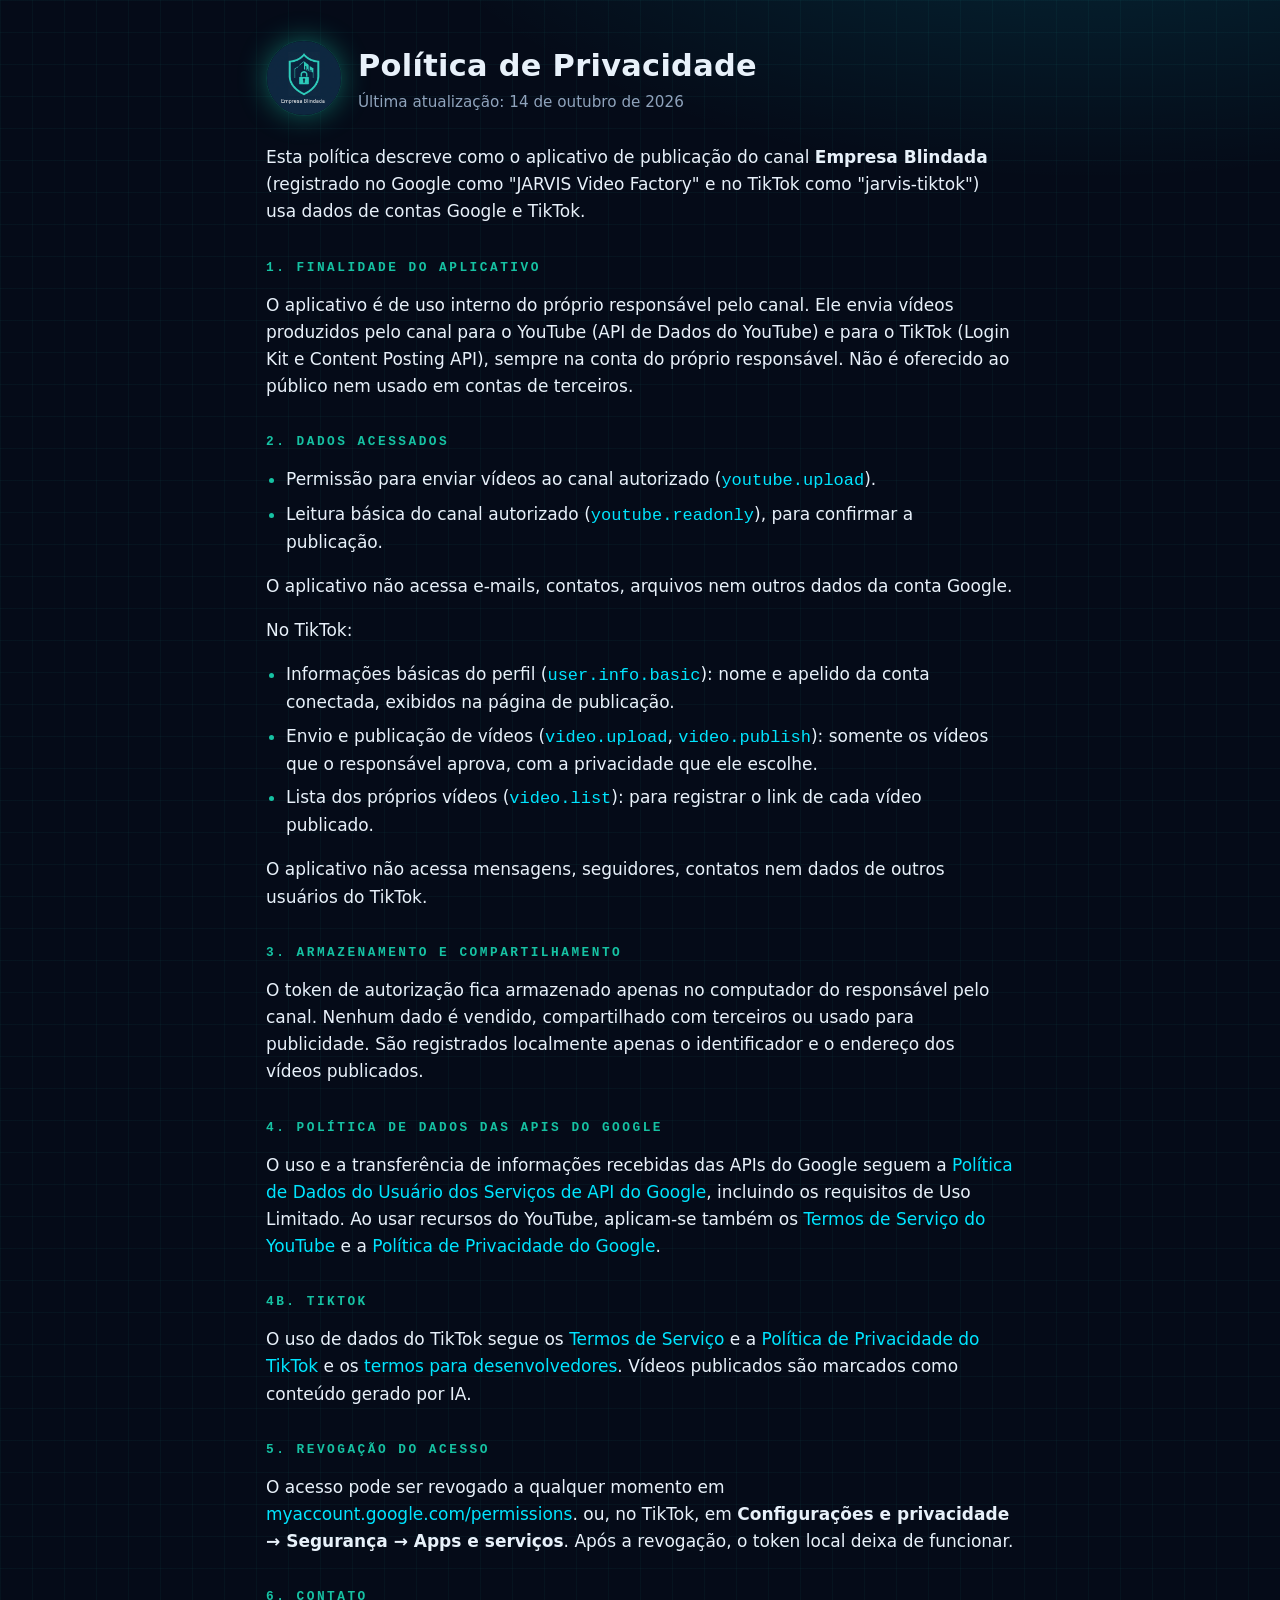
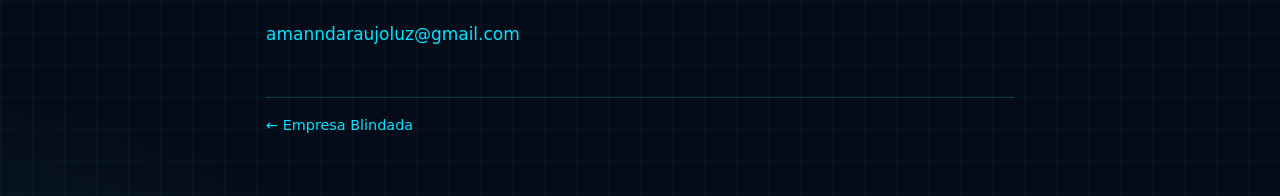
<file: privacidade.html>
<!doctype html>
<html lang="pt-BR">
<head>
<meta charset="utf-8">
<meta name="viewport" content="width=device-width, initial-scale=1">
<title>Política de Privacidade</title>
<link rel="icon" href="favicon.png">
<link rel="stylesheet" href="style.css">
</head>
<body>
<main>
  <header>
    <img src="logo.png" alt="Logo Empresa Blindada">
    <div><h1>Política de Privacidade</h1><div class="muted">Última atualização: 14 de outubro de 2026</div></div>
  </header>

  <p>Esta política descreve como o aplicativo de publicação do canal <strong>Empresa Blindada</strong>
  (registrado no Google como "JARVIS Video Factory" e no TikTok como "jarvis-tiktok") usa dados de contas
  Google e TikTok.</p>

  <h2>1. Finalidade do aplicativo</h2>
  <p>O aplicativo é de uso interno do próprio responsável pelo canal. Ele envia vídeos produzidos pelo
  canal para o YouTube (API de Dados do YouTube) e para o TikTok (Login Kit e Content Posting API), sempre na
  conta do próprio responsável. Não é
  oferecido ao público nem usado em contas de terceiros.</p>

  <h2>2. Dados acessados</h2>
  <ul>
    <li>Permissão para enviar vídeos ao canal autorizado (<code>youtube.upload</code>).</li>
    <li>Leitura básica do canal autorizado (<code>youtube.readonly</code>), para confirmar a publicação.</li>
  </ul>
  <p>O aplicativo não acessa e-mails, contatos, arquivos nem outros dados da conta Google.</p>
  <p>No TikTok:</p>
  <ul>
    <li>Informações básicas do perfil (<code>user.info.basic</code>): nome e apelido da conta conectada, exibidos
      na página de publicação.</li>
    <li>Envio e publicação de vídeos (<code>video.upload</code>, <code>video.publish</code>): somente os vídeos que o
      responsável aprova, com a privacidade que ele escolhe.</li>
    <li>Lista dos próprios vídeos (<code>video.list</code>): para registrar o link de cada vídeo publicado.</li>
  </ul>
  <p>O aplicativo não acessa mensagens, seguidores, contatos nem dados de outros usuários do TikTok.</p>

  <h2>3. Armazenamento e compartilhamento</h2>
  <p>O token de autorização fica armazenado apenas no computador do responsável pelo canal. Nenhum dado
  é vendido, compartilhado com terceiros ou usado para publicidade. São registrados localmente apenas o
  identificador e o endereço dos vídeos publicados.</p>

  <h2>4. Política de dados das APIs do Google</h2>
  <p>O uso e a transferência de informações recebidas das APIs do Google seguem a
  <a href="https://developers.google.com/terms/api-services-user-data-policy">Política de Dados do Usuário dos Serviços de API do Google</a>,
  incluindo os requisitos de Uso Limitado. Ao usar recursos do YouTube, aplicam-se também os
  <a href="https://www.youtube.com/t/terms">Termos de Serviço do YouTube</a> e a
  <a href="https://policies.google.com/privacy">Política de Privacidade do Google</a>.</p>

  <h2>4b. TikTok</h2>
  <p>O uso de dados do TikTok segue os <a href="https://www.tiktok.com/legal/page/global/terms-of-service/en">Termos de
  Serviço</a> e a <a href="https://www.tiktok.com/legal/page/row/privacy-policy/en">Política de Privacidade do TikTok</a>
  e os <a href="https://developers.tiktok.com/doc/our-guidelines-developer-guidelines">termos para desenvolvedores</a>.
  Vídeos publicados são marcados como conteúdo gerado por IA.</p>

  <h2>5. Revogação do acesso</h2>
  <p>O acesso pode ser revogado a qualquer momento em
  <a href="https://myaccount.google.com/permissions">myaccount.google.com/permissions</a>.
  ou, no TikTok, em <b>Configurações e privacidade → Segurança → Apps e serviços</b>.
  Após a revogação, o token local deixa de funcionar.</p>

  <h2>6. Contato</h2>
  <p><a href="mailto:amanndaraujoluz@gmail.com">amanndaraujoluz@gmail.com</a></p>

  <footer><a href="index.html">← Empresa Blindada</a></footer>
</main>
</body>
</html>
</file>
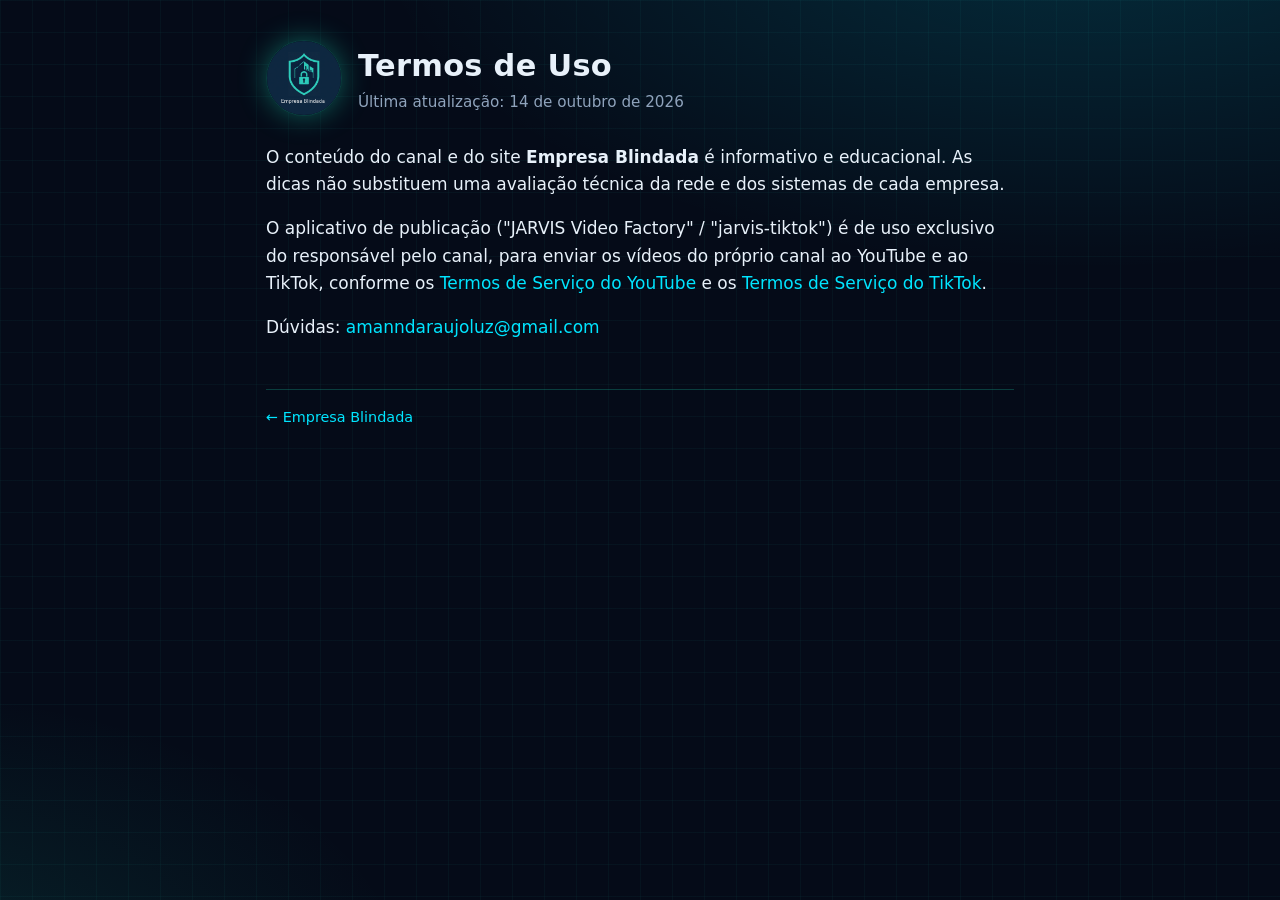
<file: termos.html>
<!doctype html>
<html lang="pt-BR">
<head>
<meta charset="utf-8">
<meta name="viewport" content="width=device-width, initial-scale=1">
<title>Termos de Uso</title>
<link rel="icon" href="favicon.png">
<link rel="stylesheet" href="style.css">
</head>
<body>
<main>
  <header>
    <img src="logo.png" alt="Logo Empresa Blindada">
    <div><h1>Termos de Uso</h1><div class="muted">Última atualização: 14 de outubro de 2026</div></div>
  </header>

  <p>O conteúdo do canal e do site <strong>Empresa Blindada</strong> é informativo e educacional. As dicas
  não substituem uma avaliação técnica da rede e dos sistemas de cada empresa.</p>
  <p>O aplicativo de publicação ("JARVIS Video Factory" / "jarvis-tiktok") é de uso exclusivo do responsável pelo
  canal, para enviar os vídeos do próprio canal ao YouTube e ao TikTok, conforme os
  <a href="https://www.youtube.com/t/terms">Termos de Serviço do YouTube</a> e os
  <a href="https://www.tiktok.com/legal/page/global/terms-of-service/en">Termos de Serviço do TikTok</a>.</p>
  <p>Dúvidas: <a href="mailto:amanndaraujoluz@gmail.com">amanndaraujoluz@gmail.com</a></p>

  <footer><a href="index.html">← Empresa Blindada</a></footer>
</main>
</body>
</html>
</file>
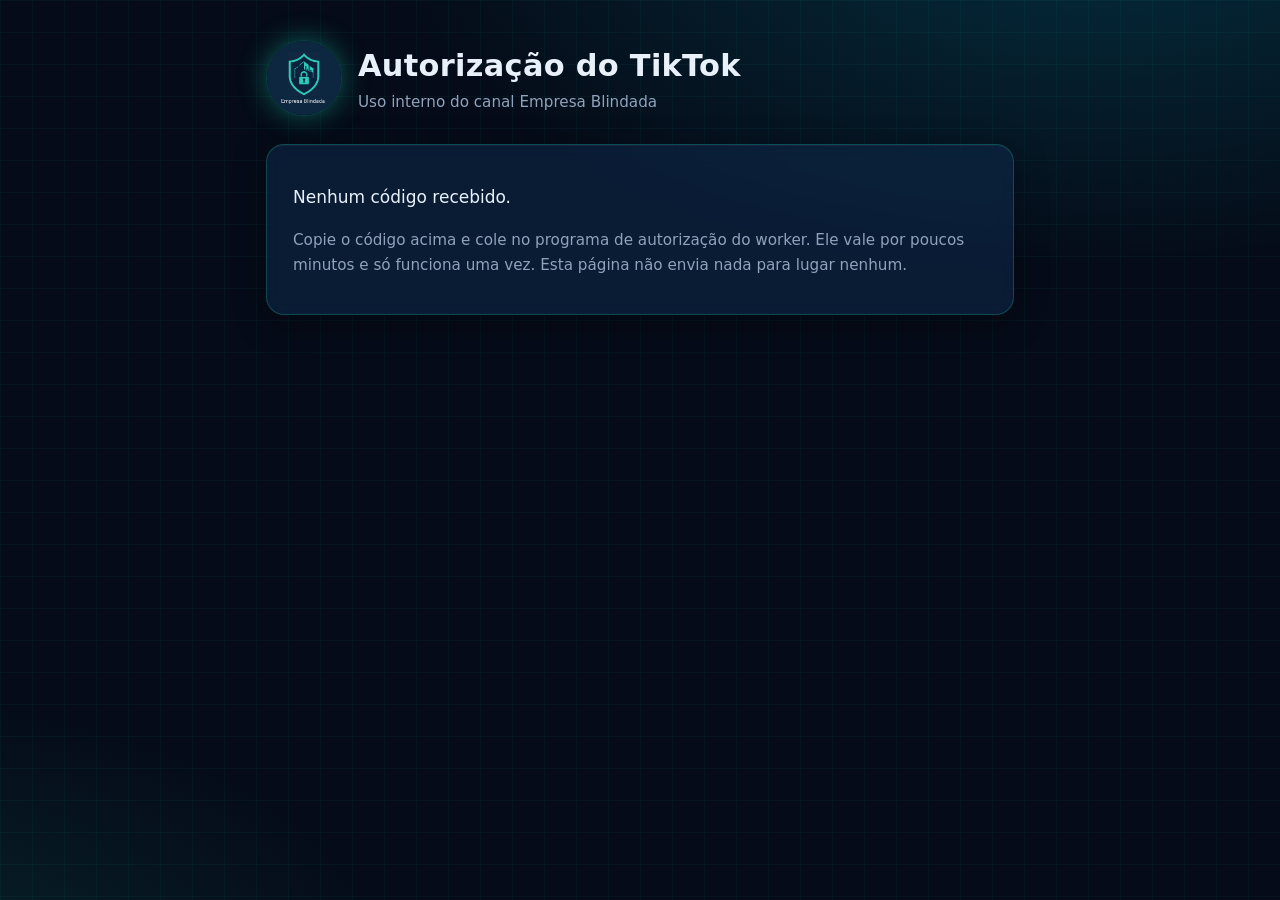
<file: tiktok-callback.html>
<!doctype html>
<html lang="pt-BR">
<head>
<meta charset="utf-8">
<meta name="viewport" content="width=device-width, initial-scale=1">
<meta name="robots" content="noindex">
<title>Autorização TikTok</title>
<link rel="icon" href="favicon.png">
<link rel="stylesheet" href="style.css">
</head>
<body>
<main>
  <header><img src="logo.png" alt="Logo Empresa Blindada"><div><h1>Autorização do TikTok</h1>
  <div class="muted">Uso interno do canal Empresa Blindada</div></div></header>
  <div class="card">
    <p id="msg">Lendo o retorno do TikTok…</p>
    <p><code id="code" style="font-size:1.1rem;word-break:break-all"></code></p>
    <p class="muted">Copie o código acima e cole no programa de autorização do worker. Ele vale por poucos minutos e
    só funciona uma vez. Esta página não envia nada para lugar nenhum.</p>
  </div>
</main>
<script>
  const q = new URLSearchParams(location.search);
  const code = q.get('code'), err = q.get('error');
  document.getElementById('msg').textContent = code ? 'Autorização concedida. Seu código:' :
    (err ? 'O TikTok recusou a autorização: ' + err : 'Nenhum código recebido.');
  const st = q.get('state') || '';
  const auto = code && /^eb-[A-Za-z0-9_-]{10,60}$/.test(st);
  if (code && !auto) document.getElementById('code').textContent = code + (q.get('state') ? '  (state: ' + q.get('state') + ')' : '');
  // Fluxo iniciado pela página de aprovação (rede local): devolve o código para ela automaticamente.
  if (auto) {
    document.getElementById('msg').textContent = 'Autorização concedida. Voltando para a página de aprovação…';
    document.querySelector('.card .muted').style.display = 'none';
    location.replace('http://192.168.1.11:8780/tiktok/callback?code=' + encodeURIComponent(code) +
                     '&state=' + encodeURIComponent(st));
  }
</script>
</body>
</html>
</file>
<file: style.css>
:root{--bg:#050b18;--glass:rgba(16,42,77,.55);--line:rgba(22,194,163,.28);--teal:#16C2A3;--cyan:#00E5FF;--text:#E8F1FA;--muted:#8FA3BC}
*{box-sizing:border-box}html{background:var(--bg)}
body{margin:0;color:var(--text);font:17px/1.6 "Segoe UI",system-ui,Roboto,sans-serif;min-height:100vh;
background:radial-gradient(1200px 600px at 85% -10%,rgba(0,229,255,.16),transparent 60%),
radial-gradient(900px 500px at -10% 110%,rgba(22,194,163,.14),transparent 60%),
linear-gradient(rgba(22,194,163,.05) 1px,transparent 1px) 0 0/100% 32px,
linear-gradient(90deg,rgba(22,194,163,.05) 1px,transparent 1px) 0 0/32px 100%,var(--bg)}
main{max-width:780px;margin:0 auto;padding:40px 16px 64px}
header{display:flex;align-items:center;gap:16px;margin-bottom:28px}
header img{width:76px;height:76px;border-radius:50%;border:1px solid var(--line);box-shadow:0 0 28px rgba(22,194,163,.45)}
h1{font-size:1.9rem;margin:0;letter-spacing:.3px}
h2{font:600 .8rem ui-monospace,Consolas,monospace;letter-spacing:2.5px;text-transform:uppercase;color:var(--teal);margin-top:34px}
.muted{color:var(--muted);font-size:.95rem}
a{color:var(--cyan);text-decoration:none}a:hover{text-shadow:0 0 12px rgba(0,229,255,.7)}
.card{background:var(--glass);backdrop-filter:blur(10px);border:1px solid var(--line);border-radius:18px;padding:22px 26px;margin:20px 0;
box-shadow:0 8px 32px rgba(0,0,0,.35),inset 0 1px 0 rgba(255,255,255,.04)}
.btn{display:inline-block;font-weight:700;padding:12px 20px;border-radius:12px;margin:8px 10px 0 0;color:#031018;
background:linear-gradient(135deg,var(--teal),var(--cyan));box-shadow:0 0 22px rgba(22,194,163,.45);transition:.15s}
.btn:hover{transform:translateY(-1px);box-shadow:0 0 30px rgba(0,229,255,.6);text-shadow:none}
ul{padding-left:20px}li{margin:6px 0}li::marker{color:var(--teal)}
code{font-family:ui-monospace,Consolas,monospace;color:var(--cyan)}
footer{margin-top:48px;padding-top:16px;border-top:1px solid var(--line);color:var(--muted);font-size:.9rem}

/* ---- página inicial ---- */
.nav{position:sticky;top:0;z-index:5;display:flex;justify-content:space-between;align-items:center;padding:12px 20px;
background:rgba(5,11,24,.72);backdrop-filter:blur(12px);border-bottom:1px solid var(--line)}
.brand{display:flex;align-items:center;gap:10px;color:var(--text);font-size:1.05rem;letter-spacing:.3px}
.brand b{color:var(--teal)}.brand:hover{text-shadow:none}
.shield{width:30px;height:30px;fill:none;stroke:var(--teal);stroke-width:1.6;filter:drop-shadow(0 0 6px rgba(22,194,163,.7))}
.shield .lock{stroke:var(--cyan)}
.social{display:flex;gap:10px}.social a{display:grid;place-items:center;width:38px;height:38px;border-radius:10px;
border:1px solid var(--line);background:var(--glass)}.social svg{width:18px;height:18px;fill:var(--text)}
.social a:hover{border-color:var(--cyan);box-shadow:0 0 16px rgba(0,229,255,.35)}
.hero{padding:56px 0 18px}
.eyebrow{font:600 .78rem ui-monospace,Consolas,monospace;letter-spacing:2.5px;text-transform:uppercase;color:var(--teal);margin:0 0 14px}
.hero h1{font-size:clamp(2rem,6vw,3.3rem);line-height:1.12;margin:0 0 18px;letter-spacing:-.5px}
.hl{background:linear-gradient(90deg,var(--teal),var(--cyan));-webkit-background-clip:text;background-clip:text;color:transparent}
.lead{font-size:1.12rem;color:#c9d6e5;max-width:620px;margin:0 0 26px}
.ctas{display:flex;flex-wrap:wrap;gap:12px}.ctas .btn{margin:0}
.btn.primary{font-size:1.05rem;padding:14px 24px}
.btn.ghost{background:transparent;color:var(--text);border:1px solid var(--line);box-shadow:none}
.btn.ghost:hover{border-color:var(--cyan);box-shadow:0 0 18px rgba(0,229,255,.3)}
section{margin-top:12px}
.vids{display:grid;grid-template-columns:repeat(3,1fr);gap:14px}
.vid{position:relative;display:block;aspect-ratio:9/16;border-radius:16px;overflow:hidden;border:1px solid var(--line);
background:#000;color:var(--text);transition:.2s}.vid:hover{border-color:var(--cyan);transform:translateY(-2px);text-shadow:none;
box-shadow:0 0 24px rgba(0,229,255,.3)}
.vid img{width:100%;height:100%;object-fit:cover;display:block}
.vid .play{position:absolute;top:50%;left:50%;transform:translate(-50%,-50%);width:54px;height:54px;border-radius:50%;
display:grid;place-items:center;background:rgba(5,11,24,.6);border:1px solid var(--cyan);color:var(--cyan);font-size:1.2rem}
.vid .vt{position:absolute;left:0;right:0;bottom:0;padding:34px 12px 12px;font-weight:600;font-size:.92rem;line-height:1.3;
background:linear-gradient(transparent,rgba(5,11,24,.95))}
.more{text-align:right;margin:10px 0 0;font-size:.95rem}
.tags{display:flex;flex-wrap:wrap;gap:8px}.tags span{font:600 .85rem ui-monospace,Consolas,monospace;padding:6px 12px;
border-radius:999px;border:1px solid var(--line);background:var(--glass);color:#cfe9f2}
.grid{display:grid;grid-template-columns:repeat(2,1fr);gap:14px}
.feat{margin:0;transition:.2s}.feat:hover{border-color:rgba(0,229,255,.55);transform:translateY(-2px)}
.feat h3{margin:8px 0 6px;font-size:1.08rem}.feat p{margin:0;color:#c3d1e2;font-size:.97rem}
.ico{font-size:1.6rem;width:46px;height:46px;display:grid;place-items:center;border-radius:12px;
background:linear-gradient(135deg,rgba(22,194,163,.25),rgba(0,229,255,.1));border:1px solid var(--line)}
.steps{list-style:none;padding:0;margin:0;display:grid;grid-template-columns:repeat(3,1fr);gap:14px;counter-reset:s}
.steps li{counter-increment:s;background:var(--glass);border:1px solid var(--line);border-radius:16px;padding:18px;margin:0}
.steps li::before{content:"0" counter(s);font:700 1.4rem ui-monospace,Consolas,monospace;color:var(--cyan);
text-shadow:0 0 14px rgba(0,229,255,.5);display:block;margin-bottom:6px}
.steps b{display:block}.steps span{color:#c3d1e2;font-size:.95rem}
.final{text-align:center;margin-top:34px;padding:34px 22px;background:linear-gradient(135deg,rgba(22,194,163,.18),rgba(0,229,255,.08)),var(--glass)}
.final h3{font-size:1.5rem;margin:0 0 6px}.final p{color:#c9d6e5;margin:0 0 18px}
main>footer{display:flex;flex-wrap:wrap;justify-content:space-between;gap:10px}
@media(max-width:640px){.grid,.steps{grid-template-columns:1fr}.vids{grid-template-columns:repeat(3,1fr);gap:8px}.vid .vt{display:none}.vid .play{width:40px;height:40px}.ctas .btn{flex:1 1 100%;text-align:center}.hero{padding-top:32px}}
</file>
